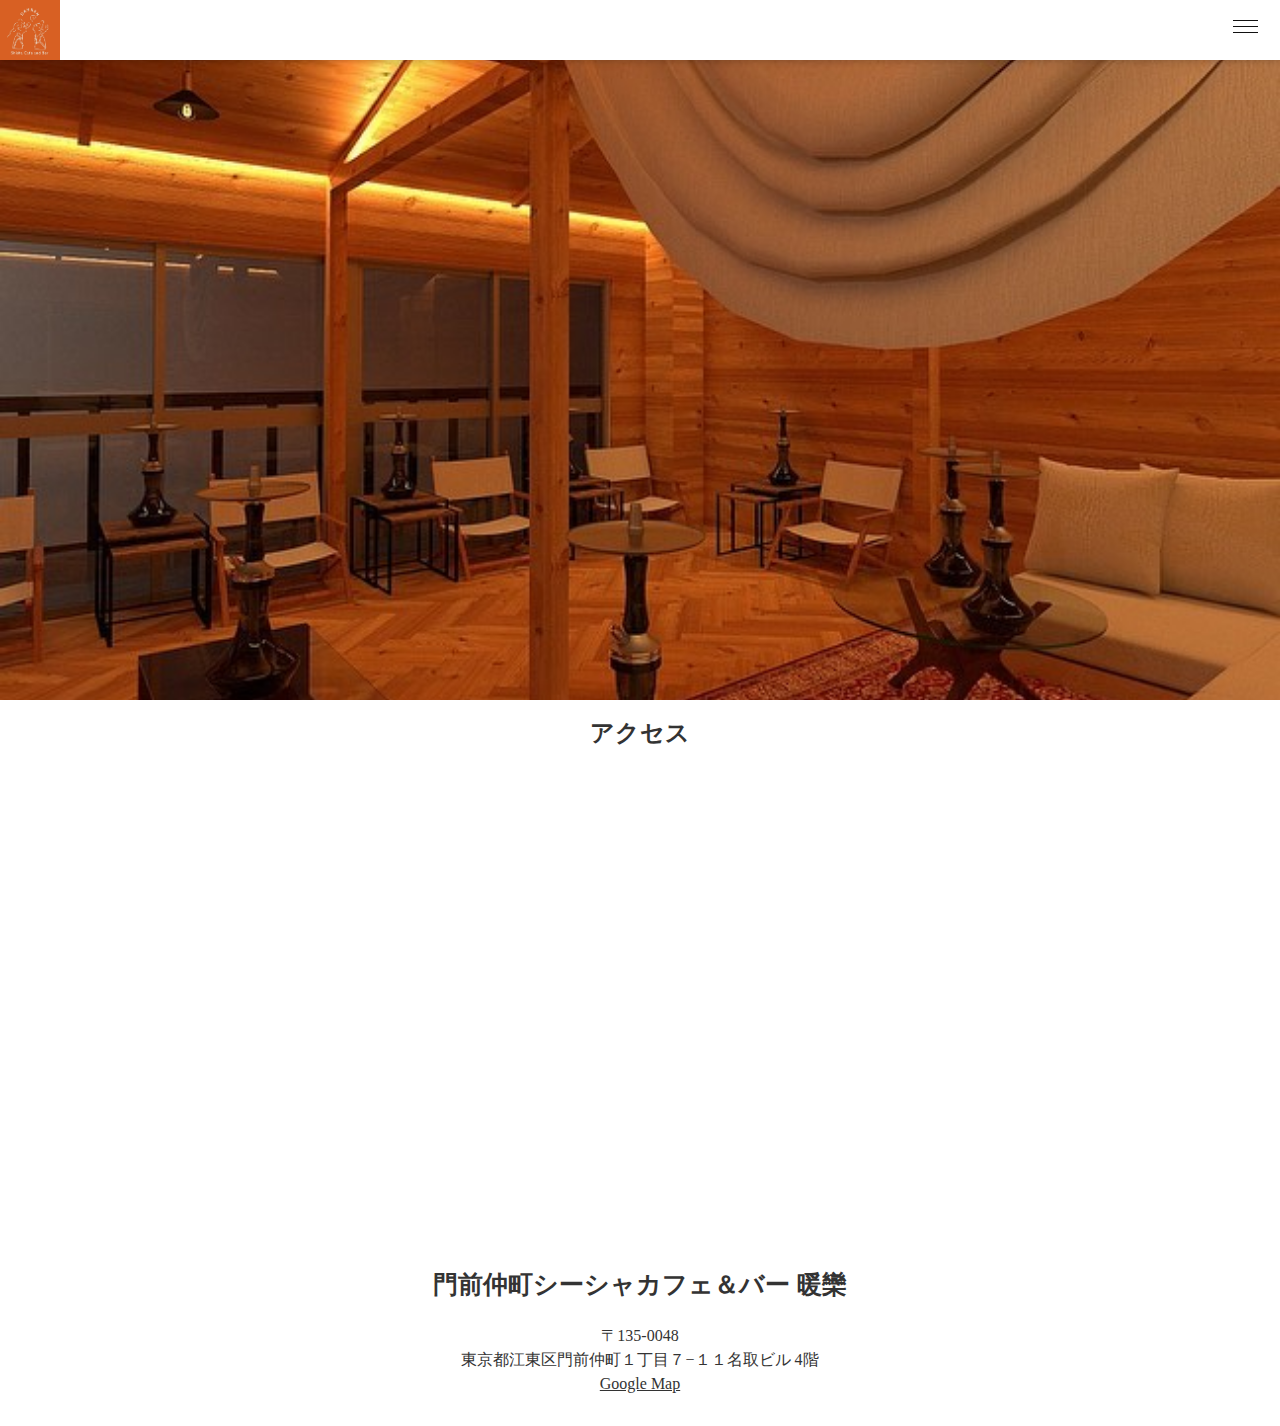
<file: pages/access_index.html>
<!DOCTYPE html>
<html lang="ja">
<head>
    <meta charset="UTF-8">
    <meta name="viewport" content="width=device-width, initial-scale=1.0">
    <title>暖欒 アクセス</title>
    <meta name="description" content="日本一Heart warmingなシーシャカフェ&バー">

    <link rel="stylesheet" type="text/css" href="/css/sanitize.css">
    <link rel="stylesheet" type="text/css" href="/css/access_style.css">
</head>
<body>
    <header class="header">
        <div class="headerNavOuter">
          <h1 class="siteIcon">
            <a href="#">
                <img src="/images/Snapinsta.app_339146359_1403669413755930_5963587574706824622_n_1080.jpg" alt="ロゴ画像">
            </a>
          </h1>
          <!-- ナビゲーション -->
          <nav class="headerNav">
            <ul class="navList">
                <li class="navItem">
                    <a href="/index.html">
                        Home
                    </a>
                </li>
                <li class="navItem">
                    <a href="menu_index.html">
                        Menu
                    </a>
                </li>
                <li class="navItem">
                    <a href="https://www.booking.com/hotel/jp/bridge33-cafe-and-hostel.ja.html">
                        Plan
                    </a>
                </li>
                <li class="navItem">
                    <a href="access_index.html">
                        アクセス
                    </a>
                </li>
                <li class="navItem">
                    <a href="https://www.instagram.com/shisha_danran/">
                        SNS
                    </a>
                </li>
            </ul>
          </nav>
    
          <div class="hamburger_btn" id="js-hamburger">
            <span class="hamburger_line hamburger_line_1"></span>
            <span class="hamburger_line hamburger_line_2"></span>
            <span class="hamburger_line hamburger_line_3"></span>
          </div>
    
        <!-- ハンバーガーメニュをクリックした後に現れる半透明の背景-->
          <div class="black-bg" id="js-black-bg"></div>
        </div>
      </header>

    <div class="access" id="access">
    </div>
    <div class="container">
        <h2 class="sub_title">アクセス</h2>
        <figure class="footer-map">
            <iframe src="https://www.google.com/maps/embed?pb=!1m18!1m12!1m3!1d3241.1711411006013!2d139.79202147573787!3d35.67278777259002!2m3!1f0!2f0!3f0!3m2!1i1024!2i768!4f13.1!3m3!1m2!1s0x601889b0f97be761%3A0xc8817720cbe9cb9d!2z6ZaA5YmN5Luy55S644K344O844K344Oj44Kr44OV44KnJuODkOODvCDmmpbmrJI!5e0!3m2!1sja!2sqa!4v1697528348759!5m2!1sja!2sqa" width="600" height="450" style="border:0;" allowfullscreen="" loading="lazy" referrerpolicy="no-referrer-when-downgrade"></iframe>
              <figcaption class="footer-mapinfo">
                  <div class="footer-maplogo">
                    門前仲町シーシャカフェ＆バー 暖欒
                  </div>
                  <address class="footer-mapaddress">
                        〒135-0048<br/>
                        東京都江東区門前仲町１丁目７−１１名取ビル 4階<br/>
                      <a href="https://www.google.com/maps/place/%E9%96%80%E5%89%8D%E4%BB%B2%E7%94%BA%E3%82%B7%E3%83%BC%E3%82%B7%E3%83%A3%E3%82%AB%E3%83%95%E3%82%A7%26%E3%83%90%E3%83%BC+%E6%9A%96%E6%AC%92/@35.6727878,139.7920215,17z/data=!3m2!4b1!5s0x601889133d5fd3a7:0x9ec33988db898be5!4m6!3m5!1s0x601889b0f97be761:0xc8817720cbe9cb9d!8m2!3d35.6727878!4d139.7945964!16s%2Fg%2F11kc2ks_fl?entry=ttu" target="_blank">Google Map</a><br/>
                  </address>
              </figcaption>
        </figure>
    </div>

    <script src="/js/app2.js"></script><!-- ハンバーガーのためのjs -->

</body>
</html>
</file>
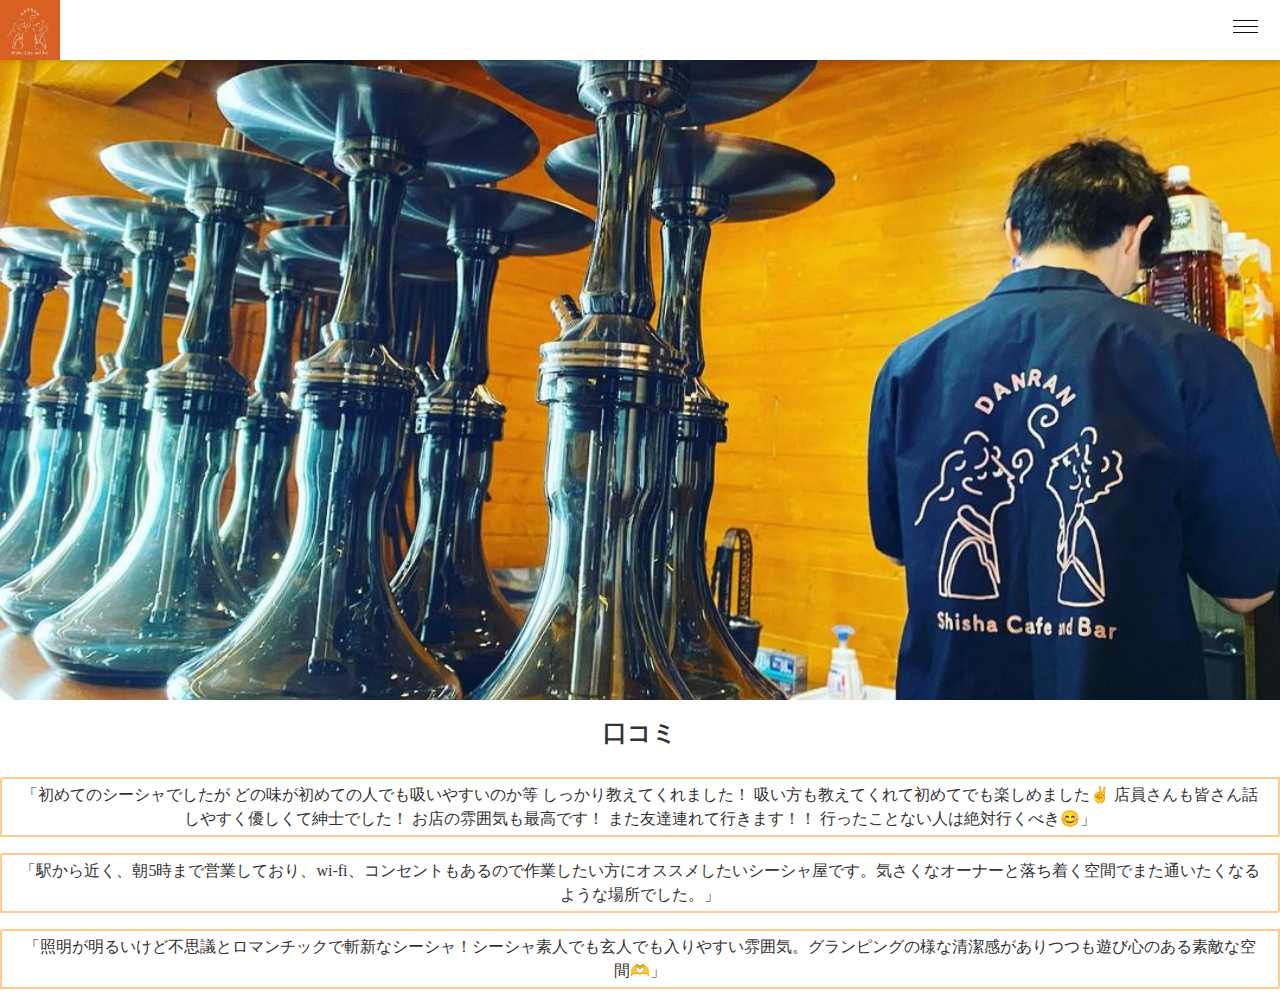
<file: pages/review.html>
<!DOCTYPE html>
<html lang="ja">
<head>
    <meta charset="UTF-8">
    <meta name="viewport" content="width=device-width, initial-scale=1.0">
    <title>暖欒　口コミ</title>
    <meta name="description" content="日本一Heart warmingなシーシャカフェ&バー">

    <link rel="stylesheet" type="text/css" href="/css/sanitize.css">
    <link rel="stylesheet" type="text/css" href="/css/review_style.css">
</head>
<body>
    <header class="header">
        <div class="headerNavOuter">
          <h1 class="siteIcon">
            <a href="#">
                <img src="/images/Snapinsta.app_339146359_1403669413755930_5963587574706824622_n_1080.jpg" alt="ロゴ画像">
            </a>
          </h1>
          <!-- ナビゲーション -->
          <nav class="headerNav">
            <ul class="navList">
                <li class="navItem">
                    <a href="/index.html">
                        Home
                    </a>
                </li>
                <li class="navItem">
                    <a href="menu_index.html">
                        Menu
                    </a>
                </li>
                <li class="navItem">
                    <a href="/pages/review.html">
                        Plan
                    </a>
                </li>
                <li class="navItem">
                    <a href="access_index.html">
                        アクセス
                    </a>
                </li>
                <li class="navItem">
                    <a href="https://www.instagram.com/shisha_danran/">
                        SNS
                    </a>
                </li>
            </ul>
          </nav>
    
          <div class="hamburger_btn" id="js-hamburger">
            <span class="hamburger_line hamburger_line_1"></span>
            <span class="hamburger_line hamburger_line_2"></span>
            <span class="hamburger_line hamburger_line_3"></span>
          </div>
    
        <!-- ハンバーガーメニュをクリックした後に現れる半透明の背景-->
          <div class="black-bg" id="js-black-bg"></div>
        </div>
      </header>

    <div class="access" id="access">
    </div>
    <div class="container">
        <h2 class="sub_title">口コミ</h2>
        <div class="box18">
            <p>「初めてのシーシャでしたが どの味が初めての人でも吸いやすいのか等 しっかり教えてくれました！ 吸い方も教えてくれて初めてでも楽しめました✌️ 店員さんも皆さん話しやすく優しくて紳士でした！ お店の雰囲気も最高です！ また友達連れて行きます！！ 行ったことない人は絶対行くべき😊」</p>
        </div>
        <div class="box18">
            <p>「駅から近く、朝5時まで営業しており、wi-fi、コンセントもあるので作業したい方にオススメしたいシーシャ屋です。気さくなオーナーと落ち着く空間でまた通いたくなるような場所でした。」</p>
        </div>
        <div class="box18">
            <p>「照明が明るいけど不思議とロマンチックで斬新なシーシャ！シーシャ素人でも玄人でも入りやすい雰囲気。グランピングの様な清潔感がありつつも遊び心のある素敵な空間🫶」</p>
        </div>
    </div>

    <script src="/js/app2.js"></script><!-- ハンバーガーのためのjs -->

</body>
</html>
</file>
<file: css/sanitize.css>
/* Document
 * ========================================================================== */

/**
 * Add border box sizing in all browsers (opinionated).
 */

*,
::before,
::after {
  box-sizing: border-box;
}

/**
 * 1. Add text decoration inheritance in all browsers (opinionated).
 * 2. Add vertical alignment inheritance in all browsers (opinionated).
 */

::before,
::after {
  text-decoration: inherit; /* 1 */
  vertical-align: inherit; /* 2 */
}

/**
 * 1. Use the default cursor in all browsers (opinionated).
 * 2. Change the line height in all browsers (opinionated).
 * 3. Use a 4-space tab width in all browsers (opinionated).
 * 4. Remove the grey highlight on links in iOS (opinionated).
 * 5. Prevent adjustments of font size after orientation changes in
 *    IE on Windows Phone and in iOS.
 * 6. Breaks words to prevent overflow in all browsers (opinionated).
 */

html {
  cursor: default; /* 1 */
  line-height: 1.5; /* 2 */
  -moz-tab-size: 4; /* 3 */
  tab-size: 4; /* 3 */
  -webkit-tap-highlight-color: transparent /* 4 */;
  -ms-text-size-adjust: 100%; /* 5 */
  -webkit-text-size-adjust: 100%; /* 5 */
  word-break: break-word; /* 6 */
}

/* Sections
 * ========================================================================== */

/**
 * Remove the margin in all browsers (opinionated).
 */

body {
  margin: 0;
}

/**
 * Correct the font size and margin on `h1` elements within `section` and
 * `article` contexts in Chrome, Edge, Firefox, and Safari.
 */

h1 {
  font-size: 2em;
  margin: 0.67em 0;
}

/* Grouping content
 * ========================================================================== */

/**
 * Remove the margin on nested lists in Chrome, Edge, IE, and Safari.
 */

dl dl,
dl ol,
dl ul,
ol dl,
ul dl {
  margin: 0;
}

/**
 * Remove the margin on nested lists in Edge 18- and IE.
 */

ol ol,
ol ul,
ul ol,
ul ul {
  margin: 0;
}

/**
 * 1. Add the correct sizing in Firefox.
 * 2. Show the overflow in Edge 18- and IE.
 */

hr {
  height: 0; /* 1 */
  overflow: visible; /* 2 */
}

/**
 * Add the correct display in IE.
 */

main {
  display: block;
}

/**
 * Remove the list style on navigation lists in all browsers (opinionated).
 */

nav ol,
nav ul {
  list-style: none;
  padding: 0;
}

/**
 * 1. Correct the inheritance and scaling of font size in all browsers.
 * 2. Correct the odd `em` font sizing in all browsers.
 */

pre {
  font-family: monospace, monospace; /* 1 */
  font-size: 1em; /* 2 */
}

/* Text-level semantics
 * ========================================================================== */

/**
 * Remove the gray background on active links in IE 10.
 */

a {
  background-color: transparent;
}

/**
 * Add the correct text decoration in Edge 18-, IE, and Safari.
 */

abbr[title] {
  text-decoration: underline;
  text-decoration: underline dotted;
}

/**
 * Add the correct font weight in Chrome, Edge, and Safari.
 */

b,
strong {
  font-weight: bolder;
}

/**
 * 1. Correct the inheritance and scaling of font size in all browsers.
 * 2. Correct the odd `em` font sizing in all browsers.
 */

code,
kbd,
samp {
  font-family: monospace, monospace; /* 1 */
  font-size: 1em; /* 2 */
}

/**
 * Add the correct font size in all browsers.
 */

small {
  font-size: 80%;
}

/* Embedded content
 * ========================================================================== */

/*
 * Change the alignment on media elements in all browsers (opinionated).
 */

audio,
canvas,
iframe,
img,
svg,
video {
  vertical-align: middle;
}

/**
 * Add the correct display in IE 9-.
 */

audio,
video {
  display: inline-block;
}

/**
 * Add the correct display in iOS 4-7.
 */

audio:not([controls]) {
  display: none;
  height: 0;
}

/**
 * Remove the border on iframes in all browsers (opinionated).
 */

iframe {
  border-style: none;
}

/**
 * Remove the border on images within links in IE 10-.
 */

img {
  border-style: none;
}

/**
 * Change the fill color to match the text color in all browsers (opinionated).
 */

svg:not([fill]) {
  fill: currentColor;
}

/**
 * Hide the overflow in IE.
 */

svg:not(:root) {
  overflow: hidden;
}

/* Tabular data
 * ========================================================================== */

/**
 * Collapse border spacing in all browsers (opinionated).
 */

table {
  border-collapse: collapse;
}

/* Forms
 * ========================================================================== */

/**
 * Remove the margin on controls in Safari.
 */

button,
input,
select {
  margin: 0;
}

/**
 * 1. Show the overflow in IE.
 * 2. Remove the inheritance of text transform in Edge 18-, Firefox, and IE.
 */

button {
  overflow: visible; /* 1 */
  text-transform: none; /* 2 */
}

/**
 * Correct the inability to style buttons in iOS and Safari.
 */

button,
[type="button"],
[type="reset"],
[type="submit"] {
  -webkit-appearance: button;
}

/**
 * 1. Change the inconsistent appearance in all browsers (opinionated).
 * 2. Correct the padding in Firefox.
 */

fieldset {
  border: 1px solid #a0a0a0; /* 1 */
  padding: 0.35em 0.75em 0.625em; /* 2 */
}

/**
 * Show the overflow in Edge 18- and IE.
 */

input {
  overflow: visible;
}

/**
 * 1. Correct the text wrapping in Edge 18- and IE.
 * 2. Correct the color inheritance from `fieldset` elements in IE.
 */

legend {
  color: inherit; /* 2 */
  display: table; /* 1 */
  max-width: 100%; /* 1 */
  white-space: normal; /* 1 */
}

/**
 * 1. Add the correct display in Edge 18- and IE.
 * 2. Add the correct vertical alignment in Chrome, Edge, and Firefox.
 */

progress {
  display: inline-block; /* 1 */
  vertical-align: baseline; /* 2 */
}

/**
 * Remove the inheritance of text transform in Firefox.
 */

select {
  text-transform: none;
}

/**
 * 1. Remove the margin in Firefox and Safari.
 * 2. Remove the default vertical scrollbar in IE.
 * 3. Change the resize direction in all browsers (opinionated).
 */

textarea {
  margin: 0; /* 1 */
  overflow: auto; /* 2 */
  resize: vertical; /* 3 */
}

/**
 * Remove the padding in IE 10-.
 */

[type="checkbox"],
[type="radio"] {
  padding: 0;
}

/**
 * 1. Correct the odd appearance in Chrome, Edge, and Safari.
 * 2. Correct the outline style in Safari.
 */

[type="search"] {
  -webkit-appearance: textfield; /* 1 */
  outline-offset: -2px; /* 2 */
}

/**
 * Correct the cursor style of increment and decrement buttons in Safari.
 */

::-webkit-inner-spin-button,
::-webkit-outer-spin-button {
  height: auto;
}

/**
 * Correct the text style of placeholders in Chrome, Edge, and Safari.
 */

::-webkit-input-placeholder {
  color: inherit;
  opacity: 0.54;
}

/**
 * Remove the inner padding in Chrome, Edge, and Safari on macOS.
 */

::-webkit-search-decoration {
  -webkit-appearance: none;
}

/**
 * 1. Correct the inability to style upload buttons in iOS and Safari.
 * 2. Change font properties to `inherit` in Safari.
 */

::-webkit-file-upload-button {
  -webkit-appearance: button; /* 1 */
  font: inherit; /* 2 */
}

/**
 * Remove the inner border and padding of focus outlines in Firefox.
 */

::-moz-focus-inner {
  border-style: none;
  padding: 0;
}

/**
 * Restore the focus outline styles unset by the previous rule in Firefox.
 */

:-moz-focusring {
  outline: 1px dotted ButtonText;
}

/**
 * Remove the additional :invalid styles in Firefox.
 */

:-moz-ui-invalid {
  box-shadow: none;
}

/* Interactive
 * ========================================================================== */

/*
 * Add the correct display in Edge 18- and IE.
 */

details {
  display: block;
}

/*
 * Add the correct styles in Edge 18-, IE, and Safari.
 */

dialog {
  background-color: white;
  border: solid;
  color: black;
  display: block;
  height: -moz-fit-content;
  height: -webkit-fit-content;
  height: fit-content;
  left: 0;
  margin: auto;
  padding: 1em;
  position: absolute;
  right: 0;
  width: -moz-fit-content;
  width: -webkit-fit-content;
  width: fit-content;
}

dialog:not([open]) {
  display: none;
}

/*
 * Add the correct display in all browsers.
 */

summary {
  display: list-item;
}

/* Scripting
 * ========================================================================== */

/**
 * Add the correct display in IE 9-.
 */

canvas {
  display: inline-block;
}

/**
 * Add the correct display in IE.
 */

template {
  display: none;
}

/* User interaction
 * ========================================================================== */

/*
 * 1. Remove the tapping delay in IE 10.
 * 2. Remove the tapping delay on clickable elements
      in all browsers (opinionated).
 */

a,
area,
button,
input,
label,
select,
summary,
textarea,
[tabindex] {
  -ms-touch-action: manipulation; /* 1 */
  touch-action: manipulation; /* 2 */
}

/**
 * Add the correct display in IE 10-.
 */

[hidden] {
  display: none;
}

/* Accessibility
 * ========================================================================== */

/**
 * Change the cursor on busy elements in all browsers (opinionated).
 */

[aria-busy="true"] {
  cursor: progress;
}

/*
 * Change the cursor on control elements in all browsers (opinionated).
 */

[aria-controls] {
  cursor: pointer;
}

/*
 * Change the cursor on disabled, not-editable, or otherwise
 * inoperable elements in all browsers (opinionated).
 */

[aria-disabled="true"],
[disabled] {
  cursor: not-allowed;
}

/*
 * Change the display on visually hidden accessible elements
 * in all browsers (opinionated).
 */

[aria-hidden="false"][hidden] {
  display: initial;
}

[aria-hidden="false"][hidden]:not(:focus) {
  clip: rect(0, 0, 0, 0);
  position: absolute;
}
</file>
<file: css/access_style.css>
/*
----------------------
Start ハンバーガーメニュー
----------------------
*/
.header {
  width: 100%;
  position: fixed;
  left: 0;
  top: 0;
  height: 60px;
  background-color: #fff;
  -webkit-box-shadow: 0 2px 6px rgba(0, 0, 0, 0.16);
  box-shadow: 0 2px 6px rgba(0, 0, 0, 0.16);
  z-index: 10;
}
  
.headerNavOuter {
  margin-bottom: 0;
  position: relative;
}
  
.siteIcon {
  margin: 0;
}
  
.siteIcon img {
  width: 60px;
  height: 60px
}
  
  /* Start ナビゲーション */
.headerNav {
  position: fixed;
  right: -250px;/*右側に隠しておきます*/
  top: 0;
  width: 250px;
  height: 100vh;
  padding-top: 40px;
  background-color: rgba(212, 83, 36, 0.8);
  -webkit-transition: all .6s;
  transition: all .6s;
  z-index: 20;
  overflow-y: auto;
}
  
  .navList {
  margin: 0;
  padding: 0;
  text-align: center;
  display: block;
}
  
.navItem {
  padding: 1rem 1rem 0;
}
  
.navItem a {
  display: block;
  border-bottom: 1px solid #eee;
  color: #403f3f;
  padding: 4rem 0 1rem;
  width: 100%;
  margin: 0 auto;
}
/* End ナビゲーション */
  
/* Start ハンバーガーボタン(三本線の実装) */
.hamburger_btn {
  position: absolute;/*.headerNavOuterを基準にして、絶対配置*/
  right: 0;
  top: 0;
  width: 55px;
  height: 55px;
  cursor: pointer;
  z-index: 30;
}
  
.hamburger_line {
  position: absolute;/*.headerNavOuterを基準にして、絶対配置*/
  left: 8px;
  width: 25px;
  height: 1px;
  background-color: #111;
  -webkit-transition: all .6s;
  transition: all .6s;
}
  
.hamburger_line_1 {
  top: 20px;
}
.hamburger_line_2 {
  top: 26px;
}
.hamburger_line_3 {
  top: 32px;
}
/* End ハンバーガーボタン(三本線の実装) */
  
/*ハンバーガーメニュをクリックした後に現れる半透明の背景*/
.black-bg {
  display: block;
  position: fixed;
  left: 0;
  top: 0;
  width: 100vw;
  height: 100vh;
  z-index: 10;
  background-color: #000;
  opacity: 0;
  visibility: hidden;/* 非表示にしておきます */
  -webkit-transition: all .6s;
  transition: all .6s;
  cursor: pointer;
}
  
/* Start ハンバーガーボタンをクリックした際の動き */
/* ナビゲーションが現れる */
.nav-open .headerNav {
  right: 0;
}
  
/* 半透明の背景を表示させます。 */
.nav-open .black-bg {
  opacity: .8;
  visibility: visible;
}
  
/* 三本線のハンバーガーを、バッテンにします */
.nav-open .hamburger_line_1 {
  -webkit-transform: rotate(45deg);
  transform: rotate(45deg);
  top: 25px;
}
.nav-open .hamburger_line_2 {
  width: 0;
  left: 50%;
}
.nav-open .hamburger_line_3 {
  -webkit-transform: rotate(-45deg);
  transform: rotate(-45deg);
  top: 25px;
}
/*
   End ハンバーガーボタンをクリックした際の動き 
*/
/*========= レイアウトのためのCSS ===============*/
ul{
    margin:0;
    padding: 0;
    list-style: none;
}
  
a{
    color: #fff;
}
  
a:hover,
a:active{
    text-decoration: none;
}
  
.wrapper{
    position: relative;
}

.access{
    display: flex;
    justify-content: center;
    align-items: center;
    background: url(/images/accse_img.jpg) no-repeat center center / cover;
    height: 700px;
}

.container{ 
    text-align: center;
    color: #333;
}

@media screen and (max-width: 768px) {
  .access{
    height: 500px;
  }
  .container{
    padding: 0px 0px 20px 0px; 
  }

  .sub_title{
    font-size: 20px;
  }
}
  
.footer-map {
  width: 100%;
  margin: 0;
  padding: 15px 15px;
  align-items: center;
  justify-content: center;
  text-align: center;
}

.footer-map > iframe {
  width: 600px;
  height: 450px;
}
.footer-mapinfo {
  width: 100%;
  padding: 15px;
}
.footer-maplogo {
  padding: 20px;
  font-size: 25px;
  font-weight: bold;
}
  
.footer-mapaddress {
  font-style: normal;
}
.footer-mapaddress > a {
  color: #333;
}
  
@media screen and (max-width: 768px) {
  .footer-map{
    display: contents;
  }

  .footer-mapinfo{
    width: 100%;
  }

  .access > figure > iframe{
    width: 100%;
  }
  
  .footer-maplogo{
    text-align: center;
    font-size: 15px;
  }
  
  .footer-mapaddress{
    text-align: center;
    font-size: 12px;
  }

  .footer-map {
    width: 80%;
  }

  .footer-map > iframe {
    width: 400px;
    height: 250px;
  }
}

.sub_title{
  margin: 5px;
  padding: 10px;
}
</file>
<file: css/review_style.css>
/*
----------------------
Start ハンバーガーメニュー
----------------------
*/
.header {
  width: 100%;
  position: fixed;
  left: 0;
  top: 0;
  height: 60px;
  background-color: #fff;
  -webkit-box-shadow: 0 2px 6px rgba(0, 0, 0, 0.16);
  box-shadow: 0 2px 6px rgba(0, 0, 0, 0.16);
  z-index: 10;
}
  
.headerNavOuter {
  margin-bottom: 0;
  position: relative;
}
  
.siteIcon {
  margin: 0;
}
  
.siteIcon img {
  width: 60px;
  height: 60px
}
  
  /* Start ナビゲーション */
.headerNav {
  position: fixed;
  right: -250px;/*右側に隠しておきます*/
  top: 0;
  width: 250px;
  height: 100vh;
  padding-top: 40px;
  background-color: rgba(212, 83, 36, 0.8);
  -webkit-transition: all .6s;
  transition: all .6s;
  z-index: 20;
  overflow-y: auto;
}
  
  .navList {
  margin: 0;
  padding: 0;
  text-align: center;
  display: block;
}
  
.navItem {
  padding: 1rem 1rem 0;
}
  
.navItem a {
  display: block;
  border-bottom: 1px solid #eee;
  color: #403f3f;
  padding: 4rem 0 1rem;
  width: 100%;
  margin: 0 auto;
}
/* End ナビゲーション */
  
/* Start ハンバーガーボタン(三本線の実装) */
.hamburger_btn {
  position: absolute;/*.headerNavOuterを基準にして、絶対配置*/
  right: 0;
  top: 0;
  width: 55px;
  height: 55px;
  cursor: pointer;
  z-index: 30;
}
  
.hamburger_line {
  position: absolute;/*.headerNavOuterを基準にして、絶対配置*/
  left: 8px;
  width: 25px;
  height: 1px;
  background-color: #111;
  -webkit-transition: all .6s;
  transition: all .6s;
}
  
.hamburger_line_1 {
  top: 20px;
}
.hamburger_line_2 {
  top: 26px;
}
.hamburger_line_3 {
  top: 32px;
}
/* End ハンバーガーボタン(三本線の実装) */
  
/*ハンバーガーメニュをクリックした後に現れる半透明の背景*/
.black-bg {
  display: block;
  position: fixed;
  left: 0;
  top: 0;
  width: 100vw;
  height: 100vh;
  z-index: 10;
  background-color: #000;
  opacity: 0;
  visibility: hidden;/* 非表示にしておきます */
  -webkit-transition: all .6s;
  transition: all .6s;
  cursor: pointer;
}
  
/* Start ハンバーガーボタンをクリックした際の動き */
/* ナビゲーションが現れる */
.nav-open .headerNav {
  right: 0;
}
  
/* 半透明の背景を表示させます。 */
.nav-open .black-bg {
  opacity: .8;
  visibility: visible;
}
  
/* 三本線のハンバーガーを、バッテンにします */
.nav-open .hamburger_line_1 {
  -webkit-transform: rotate(45deg);
  transform: rotate(45deg);
  top: 25px;
}
.nav-open .hamburger_line_2 {
  width: 0;
  left: 50%;
}
.nav-open .hamburger_line_3 {
  -webkit-transform: rotate(-45deg);
  transform: rotate(-45deg);
  top: 25px;
}
/*
   End ハンバーガーボタンをクリックした際の動き 
*/
/*========= レイアウトのためのCSS ===============*/
ul{
    margin:0;
    padding: 0;
    list-style: none;
}
  
a{
    color: #fff;
}
  
a:hover,
a:active{
    text-decoration: none;
}
  
.wrapper{
    position: relative;
}

.access{
    display: flex;
    justify-content: center;
    align-items: center;
    background: url(/images/review.jpg) no-repeat center center / cover;
    height: 700px;
}

.container{ 
    text-align: center;
    color: #333;
}

@media screen and (max-width: 768px) {
  .access{
    height: 500px;
  }
  .container{
    padding: 0px 0px 20px 0px; 
  }

  .sub_title{
    font-size: 20px;
  }
} 

.sub_title{
  margin: 5px;
  padding: 10px;
}

.box18{
  margin:1em 0;
  position: relative;
  padding: 0.25em 1em;
  border: solid 2px #ffcb8a;
  border-radius: 3px 0 3px 0;
}

.box18:before,.box18:after
{
  content: '';
  position: absolute;
  width:10px;
  height: 10px;
  border: solid 2px #ffcb8a;
  border-radius: 50%;
}
.box18:after {
  top:-12px;
  left:-12px;
}
.box18:before {
  bottom:-12px;
  right:-12px;
}
.box18 p {
  margin: 0; 
  padding: 0;
}

@media screen and (max-width: 768px) {
  .box18 p{
    font-size: 12px;
  }
}
</file>
